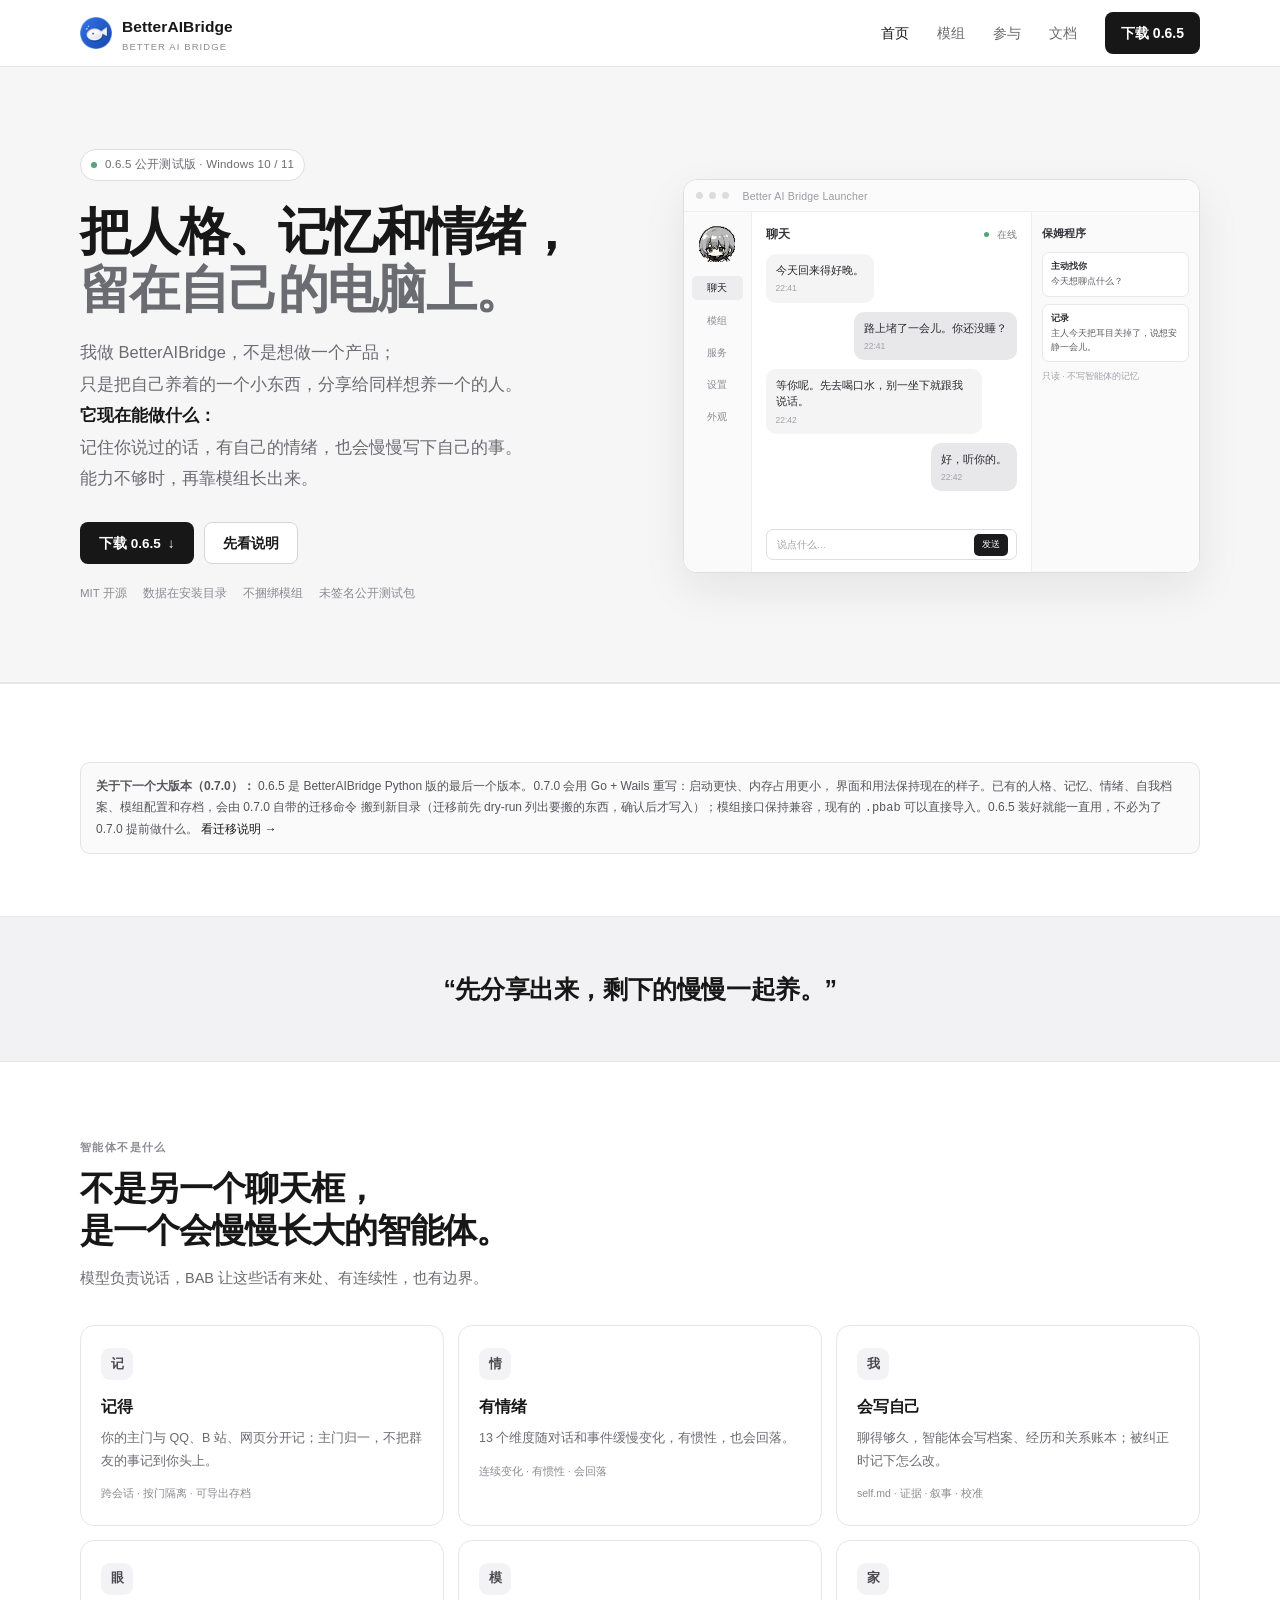
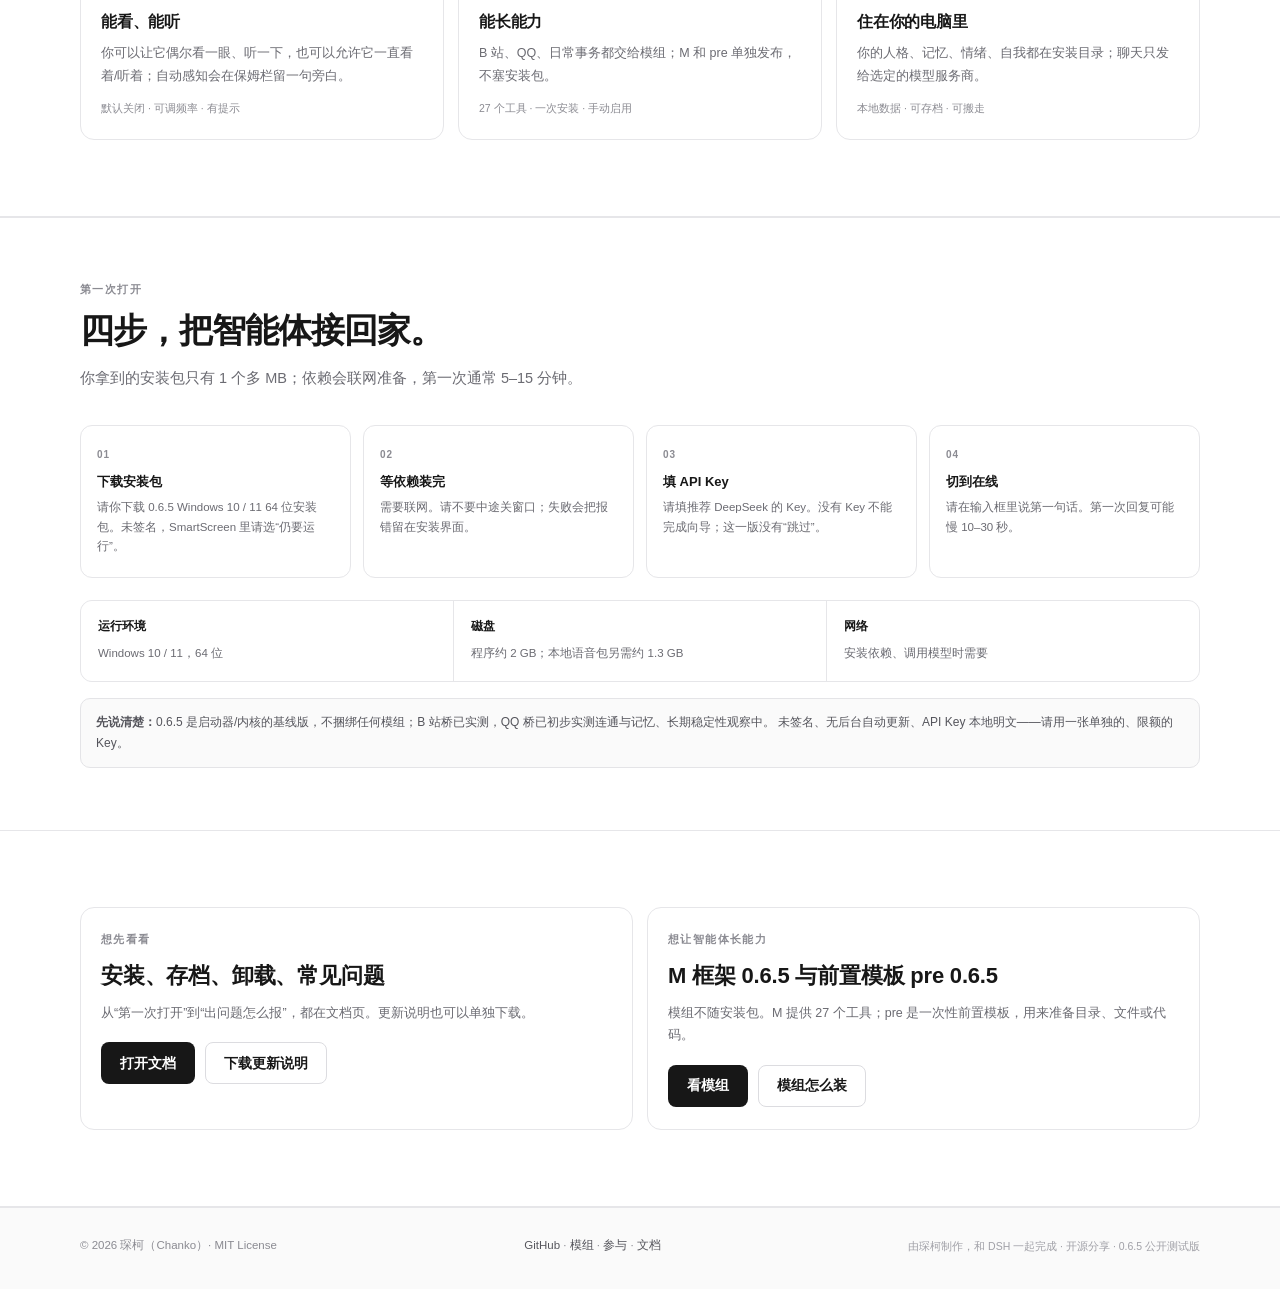
<file: docs/index.html>
<!doctype html>
<html lang="zh-CN">
<head>
  <meta charset="utf-8">
  <meta name="viewport" content="width=device-width, initial-scale=1">
  <title>BetterAIBridge —— 把人格、记忆和情绪，留在自己的电脑上</title>
  <meta name="description" content="BetterAIBridge 是一个 Windows 上的本地 AI 陪伴程序：智能体记得你说过的话，有自己的情绪，会慢慢写下关于自己的事；能力靠模组长出来。">
  <link rel="icon" href="assets/bab-64.png">
  <link rel="stylesheet" href="style.css">
</head>
<body>

<nav class="nav" aria-label="主导航">
  <div class="wrap nav-inner">
    <a class="brand" href="index.html">
      <img src="assets/bab-40.png" alt="">
      <span>BetterAIBridge<small>BETTER AI BRIDGE</small></span>
    </a>
    <div class="nav-links">
      <a href="index.html" aria-current="page">首页</a>
      <a href="modules.html">模组</a>
      <a href="developers.html">参与</a>
      <a href="docs.html">文档</a>
      <a class="nav-cta" href="https://github.com/Chanko-bab/BetterAIBridge/releases/latest">下载 0.6.5</a>
    </div>
  </div>
</nav>

<header class="hero">
  <div class="wrap hero-inner">
    <div>
      <span class="eyebrow"><span class="dot"></span> 0.6.5 公开测试版 · Windows 10 / 11</span>
      <h1>把人格、记忆和情绪，<br><span>留在自己的电脑上。</span></h1>
      <p class="lead">
        我做 BetterAIBridge，不是想做一个产品；<br>
        只是把自己养着的一个小东西，分享给同样想养一个的人。<br>
        <span class="lead-label">它现在能做什么：</span><br>
        记住你说过的话，有自己的情绪，也会慢慢写下自己的事。<br>
        能力不够时，再靠模组长出来。
      </p>
      <div class="cta-row">
        <a class="btn btn-primary" href="https://github.com/Chanko-bab/BetterAIBridge/releases/latest">
          下载 0.6.5 <span aria-hidden="true">↓</span>
        </a>
        <a class="btn btn-ghost" href="docs.html">先看说明</a>
      </div>
      <div class="hero-note">
        <span>MIT 开源</span>
        <span>数据在安装目录</span>
        <span>不捆绑模组</span>
        <span>未签名公开测试包</span>
      </div>
    </div>

    <div class="app-window" role="img" aria-label="BetterAIBridge 聊天界面示意图">
      <div class="win-bar">
        <span class="win-dot"></span><span class="win-dot"></span><span class="win-dot"></span>
        <span class="win-title">Better AI Bridge Launcher</span>
      </div>
      <div class="win-body">
        <aside class="win-side">
          <img class="win-avatar" src="assets/avatar-pixel-64.png" alt="">
          <div class="win-nav">
            <span class="on">聊天</span>
            <span>模组</span>
            <span>服务</span>
            <span>设置</span>
            <span>外观</span>
          </div>
        </aside>
        <div class="win-main">
          <div class="win-head">
            <span>聊天</span>
            <span class="win-status"><b></b> 在线</span>
          </div>
          <div class="chat-line left">
            <div class="bubble">今天回来得好晚。<span class="time">22:41</span></div>
          </div>
          <div class="chat-line right">
            <div class="bubble">路上堵了一会儿。你还没睡？<span class="time">22:41</span></div>
          </div>
          <div class="chat-line left">
            <div class="bubble">等你呢。先去喝口水，别一坐下就跟我说话。<span class="time">22:42</span></div>
          </div>
          <div class="chat-line right">
            <div class="bubble">好，听你的。<span class="time">22:42</span></div>
          </div>
          <div class="win-input">
            <span>说点什么…</span>
            <span class="send">发送</span>
          </div>
        </div>
        <aside class="win-nanny">
          <h4>保姆程序</h4>
          <div class="nanny-item"><b>主动找你</b>今天想聊点什么？</div>
          <div class="nanny-item"><b>记录</b>主人今天把耳目关掉了，说想安静一会儿。</div>
          <div class="nanny-muted">只读 · 不写智能体的记忆</div>
        </aside>
      </div>
    </div>
  </div>
</header>

<main>

  <section class="section tight" style="background:#fff;border-top:1px solid var(--line);border-bottom:1px solid var(--line);">
    <div class="wrap">
      <div class="callout">
        <strong>关于下一个大版本（0.7.0）：</strong>
        0.6.5 是 BetterAIBridge Python 版的最后一个版本。0.7.0 会用 Go + Wails 重写：启动更快、内存占用更小，
        界面和用法保持现在的样子。已有的人格、记忆、情绪、自我档案、模组配置和存档，会由 0.7.0 自带的迁移命令
        搬到新目录（迁移前先 dry-run 列出要搬的东西，确认后才写入）；模组接口保持兼容，现有的 <code>.pbab</code>
        可以直接导入。0.6.5 装好就能一直用，不必为了 0.7.0 提前做什么。
        <a href="docs.html#next">看迁移说明 →</a>
      </div>
    </div>
  </section>

  <section class="quote-band">
    <div class="wrap">
      <blockquote>“先分享出来，剩下的慢慢一起养。”</blockquote>
    </div>
  </section>

  <section class="section">
    <div class="wrap">
      <div class="section-head">
        <div class="kicker">智能体不是什么</div>
        <h2>不是另一个聊天框，<br>是一个会慢慢长大的智能体。</h2>
        <p>模型负责说话，BAB 让这些话有来处、有连续性，也有边界。</p>
      </div>

      <div class="grid-3">
        <article class="card">
          <div class="icon" aria-hidden="true">记</div>
          <h3>记得</h3>
          <p>你的主门与 QQ、B 站、网页分开记；主门归一，不把群友的事记到你头上。</p>
          <span class="tagline">跨会话 · 按门隔离 · 可导出存档</span>
        </article>
        <article class="card">
          <div class="icon" aria-hidden="true">情</div>
          <h3>有情绪</h3>
          <p>13 个维度随对话和事件缓慢变化，有惯性，也会回落。</p>
          <span class="tagline">连续变化 · 有惯性 · 会回落</span>
        </article>
        <article class="card">
          <div class="icon" aria-hidden="true">我</div>
          <h3>会写自己</h3>
          <p>聊得够久，智能体会写档案、经历和关系账本；被纠正时记下怎么改。</p>
          <span class="tagline">self.md · 证据 · 叙事 · 校准</span>
        </article>
        <article class="card">
          <div class="icon" aria-hidden="true">眼</div>
          <h3>能看、能听</h3>
          <p>你可以让它偶尔看一眼、听一下，也可以允许它一直看着/听着；自动感知会在保姆栏留一句旁白。</p>
          <span class="tagline">默认关闭 · 可调频率 · 有提示</span>
        </article>
        <article class="card">
          <div class="icon" aria-hidden="true">模</div>
          <h3>能长能力</h3>
          <p>B 站、QQ、日常事务都交给模组；M 和 pre 单独发布，不塞安装包。</p>
          <span class="tagline">27 个工具 · 一次安装 · 手动启用</span>
        </article>
        <article class="card">
          <div class="icon" aria-hidden="true">家</div>
          <h3>住在你的电脑里</h3>
          <p>你的人格、记忆、情绪、自我都在安装目录；聊天只发给选定的模型服务商。</p>
          <span class="tagline">本地数据 · 可存档 · 可搬走</span>
        </article>
      </div>
    </div>
  </section>

  <section class="section tight" style="background:#fff;border-top:1px solid var(--line);border-bottom:1px solid var(--line);">
    <div class="wrap">
      <div class="section-head">
        <div class="kicker">第一次打开</div>
        <h2>四步，把智能体接回家。</h2>
        <p>你拿到的安装包只有 1 个多 MB；依赖会联网准备，第一次通常 5–15 分钟。</p>
      </div>
      <div class="steps">
        <div class="step"><h3>下载安装包</h3><p>请你下载 0.6.5 Windows 10 / 11 64 位安装包。未签名，SmartScreen 里请选“仍要运行”。</p></div>
        <div class="step"><h3>等依赖装完</h3><p>需要联网。请不要中途关窗口；失败会把报错留在安装界面。</p></div>
        <div class="step"><h3>填 API Key</h3><p>请填推荐 DeepSeek 的 Key。没有 Key 不能完成向导；这一版没有“跳过”。</p></div>
        <div class="step"><h3>切到在线</h3><p>请在输入框里说第一句话。第一次回复可能慢 10–30 秒。</p></div>
      </div>

      <div class="specs" style="margin-top:22px;">
        <div class="spec"><b>运行环境</b><span>Windows 10 / 11，64 位</span></div>
        <div class="spec"><b>磁盘</b><span>程序约 2 GB；本地语音包另需约 1.3 GB</span></div>
        <div class="spec"><b>网络</b><span>安装依赖、调用模型时需要</span></div>
      </div>

      <div class="callout">
        <strong>先说清楚：</strong>0.6.5 是启动器/内核的基线版，不捆绑任何模组；B 站桥已实测，QQ 桥已初步实测连通与记忆、长期稳定性观察中。
        未签名、无后台自动更新、API Key 本地明文——请用一张单独的、限额的 Key。
      </div>
    </div>
  </section>

  <section class="section">
    <div class="wrap">
      <div class="grid-2">
        <article class="card">
          <div class="kicker">想先看看</div>
          <h3 style="font-size:22px;margin-top:8px;">安装、存档、卸载、常见问题</h3>
          <p>从“第一次打开”到“出问题怎么报”，都在文档页。更新说明也可以单独下载。</p>
          <div class="cta-row" style="margin-top:18px;">
            <a class="btn btn-primary" href="docs.html">打开文档</a>
            <a class="btn btn-line" href="https://github.com/Chanko-bab/BetterAIBridge/releases/latest">下载更新说明</a>
          </div>
        </article>
        <article class="card">
          <div class="kicker">想让智能体长能力</div>
          <h3 style="font-size:22px;margin-top:8px;">M 框架 0.6.5 与前置模板 pre 0.6.5</h3>
          <p>模组不随安装包。M 提供 27 个工具；pre 是一次性前置模板，用来准备目录、文件或代码。</p>
          <div class="cta-row" style="margin-top:18px;">
            <a class="btn btn-primary" href="modules.html">看模组</a>
            <a class="btn btn-line" href="docs.html#modules">模组怎么装</a>
          </div>
        </article>
      </div>
    </div>
  </section>
</main>

<footer class="footer">
  <div class="wrap footer-inner">
    <span>© 2026 琛柯（Chanko）· MIT License</span>
    <span>
      <a href="https://github.com/Chanko-bab/BetterAIBridge">GitHub</a> ·
      <a href="modules.html">模组</a> ·
      <a href="developers.html">参与</a> ·
      <a href="docs.html">文档</a>
    </span>
    <span class="fine">由琛柯制作，和 DSH 一起完成 · 开源分享 · 0.6.5 公开测试版</span>
  </div>
</footer>

</body>
</html>
</file>
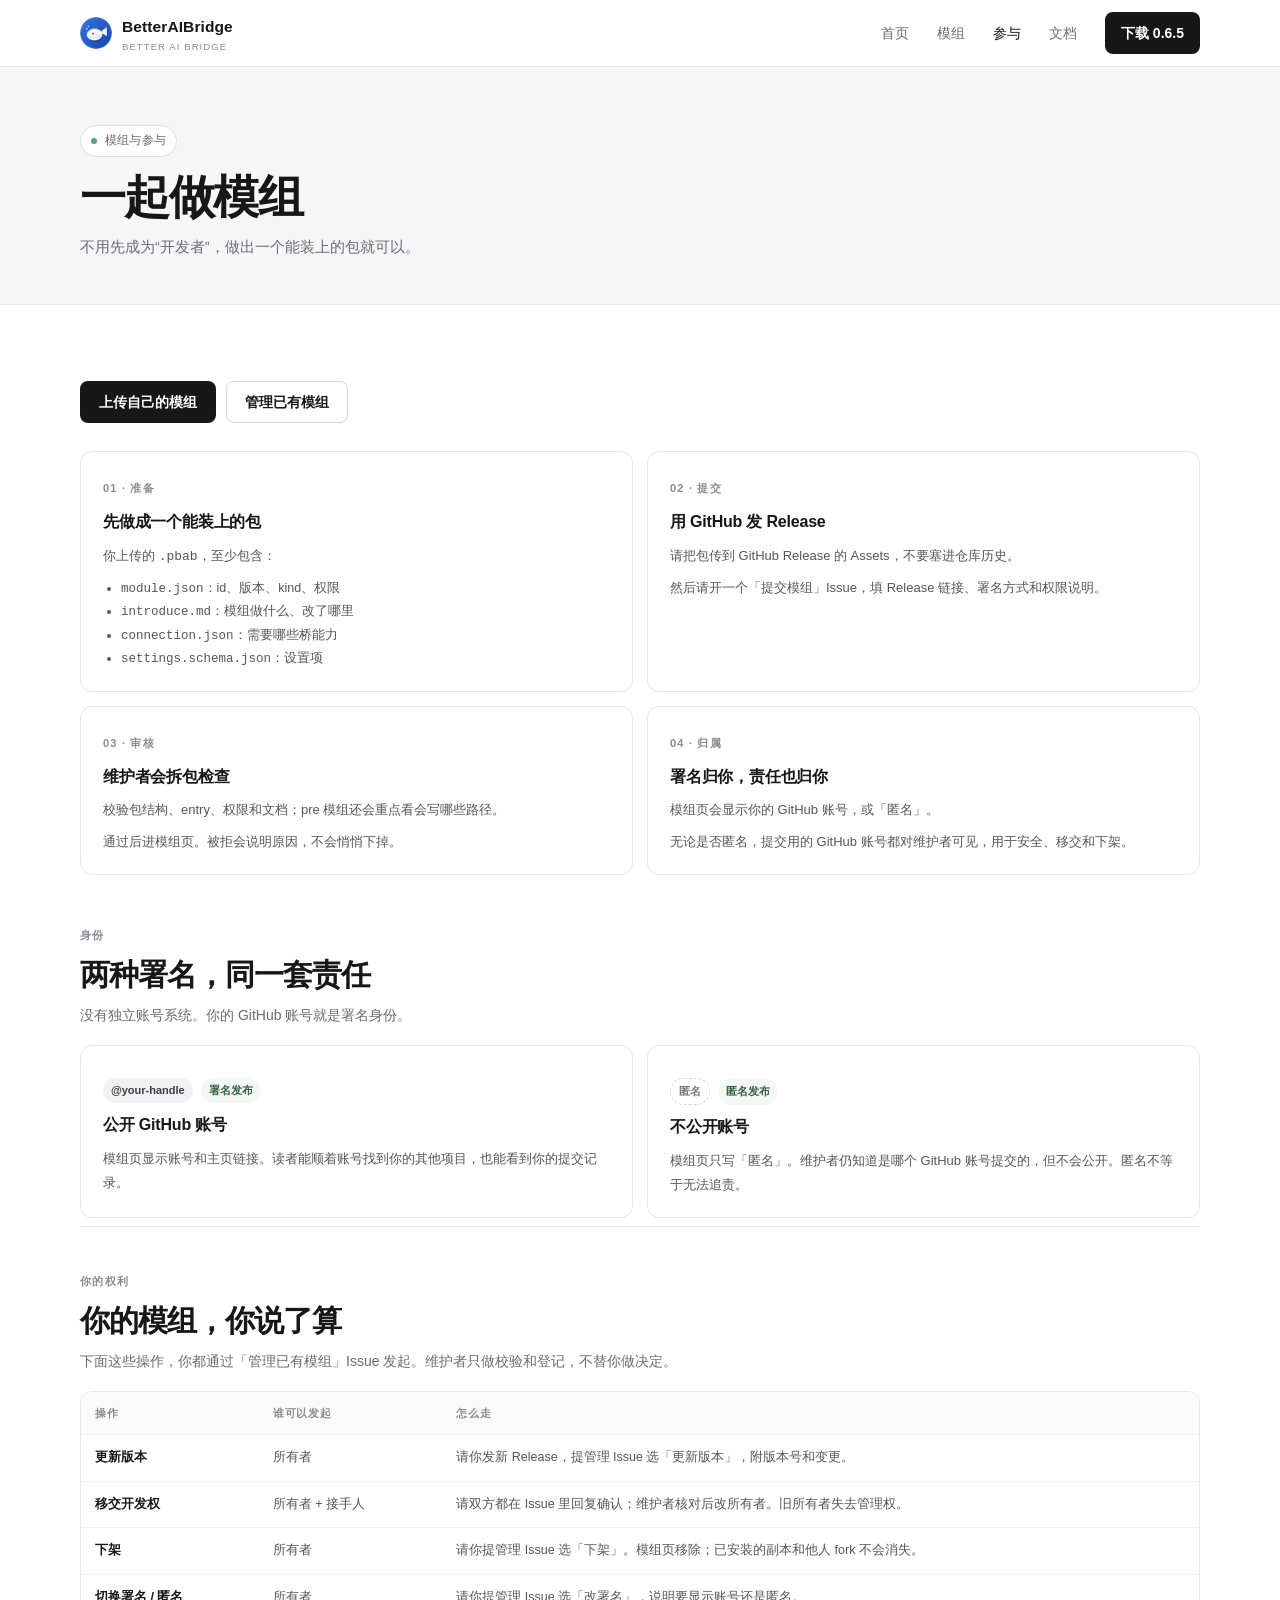
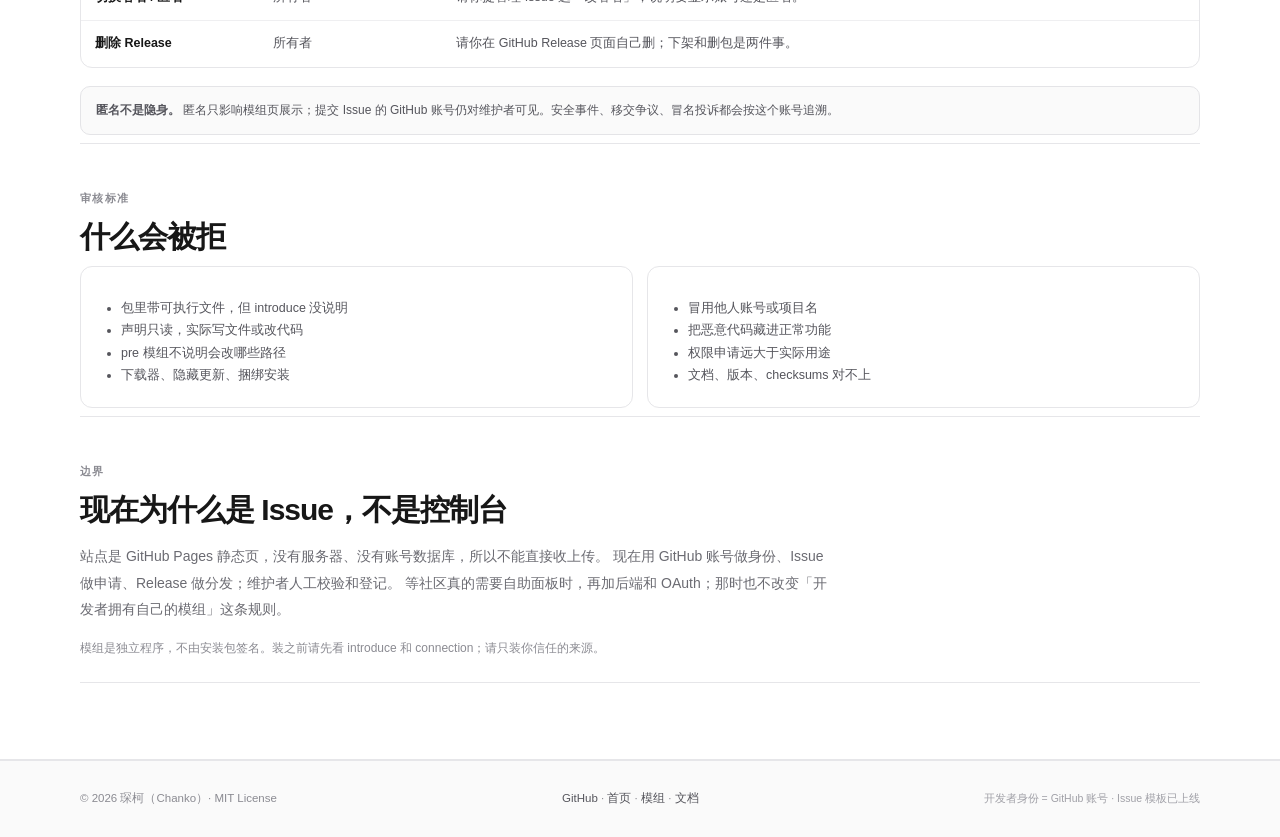
<file: docs/developers.html>
<!doctype html>
<html lang="zh-CN">
<head>
  <meta charset="utf-8">
  <meta name="viewport" content="width=device-width, initial-scale=1">
  <title>一起做模组 —— BetterAIBridge</title>
  <meta name="description" content="给 BetterAIBridge 做模组：用 GitHub 账号提交，署名、移交、下架都由你决定。">
  <link rel="icon" href="assets/bab-64.png">
  <link rel="stylesheet" href="style.css">
</head>
<body>

<nav class="nav" aria-label="主导航">
  <div class="wrap nav-inner">
    <a class="brand" href="index.html">
      <img src="assets/bab-40.png" alt="">
      <span>BetterAIBridge<small>BETTER AI BRIDGE</small></span>
    </a>
    <div class="nav-links">
      <a href="index.html">首页</a>
      <a href="modules.html">模组</a>
      <a href="developers.html" aria-current="page">参与</a>
      <a href="docs.html">文档</a>
      <a class="nav-cta" href="https://github.com/Chanko-bab/BetterAIBridge/releases/latest">下载 0.6.5</a>
    </div>
  </div>
</nav>

<header class="page-hero">
  <div class="wrap">
    <span class="eyebrow"><span class="dot"></span> 模组与参与</span>
    <h1>一起做模组</h1>
    <p>不用先成为“开发者”，做出一个能装上的包就可以。</p>
  </div>
</header>

<main class="section">
  <div class="wrap">

    <div class="cta-row" style="margin:0 0 28px;">
      <a class="btn btn-primary" href="https://github.com/Chanko-bab/BetterAIBridge/issues/new?template=module_submit.yml">上传自己的模组</a>
      <a class="btn btn-ghost" href="https://github.com/Chanko-bab/BetterAIBridge/issues/new?template=module_manage.yml">管理已有模组</a>
    </div>

    <div class="dev-grid">
      <article class="dev-card">
        <span class="dev-num">01 · 准备</span>
        <h3>先做成一个能装上的包</h3>
        <p>你上传的 <code>.pbab</code>，至少包含：</p>
        <ul>
          <li><code>module.json</code>：id、版本、kind、权限</li>
          <li><code>introduce.md</code>：模组做什么、改了哪里</li>
          <li><code>connection.json</code>：需要哪些桥能力</li>
          <li><code>settings.schema.json</code>：设置项</li>
        </ul>
      </article>

      <article class="dev-card">
        <span class="dev-num">02 · 提交</span>
        <h3>用 GitHub 发 Release</h3>
        <p>请把包传到 GitHub Release 的 Assets，不要塞进仓库历史。</p>
        <p style="margin-top:8px;">然后请开一个「提交模组」Issue，填 Release 链接、署名方式和权限说明。</p>
      </article>

      <article class="dev-card">
        <span class="dev-num">03 · 审核</span>
        <h3>维护者会拆包检查</h3>
        <p>校验包结构、entry、权限和文档；pre 模组还会重点看会写哪些路径。</p>
        <p style="margin-top:8px;">通过后进模组页。被拒会说明原因，不会悄悄下掉。</p>
      </article>

      <article class="dev-card">
        <span class="dev-num">04 · 归属</span>
        <h3>署名归你，责任也归你</h3>
        <p>模组页会显示你的 GitHub 账号，或「匿名」。</p>
        <p style="margin-top:8px;">无论是否匿名，提交用的 GitHub 账号都对维护者可见，用于安全、移交和下架。</p>
      </article>
    </div>

    <section class="section tight" style="padding:46px 0 8px;">
      <span class="kicker">身份</span>
      <h2 style="font-size:30px;margin:8px 0 10px;">两种署名，同一套责任</h2>
      <p style="color:var(--muted);font-size:14px;margin:0 0 18px;">没有独立账号系统。你的 GitHub 账号就是署名身份。</p>

      <div class="dev-grid">
        <article class="dev-card">
          <div class="identity-row">
            <span class="dev-badge">@your-handle</span>
            <span class="dev-badge" style="background:#f4f7f4;color:#356044;">署名发布</span>
          </div>
          <h3>公开 GitHub 账号</h3>
          <p>模组页显示账号和主页链接。读者能顺着账号找到你的其他项目，也能看到你的提交记录。</p>
        </article>

        <article class="dev-card">
          <div class="identity-row">
            <span class="dev-badge anon">匿名</span>
            <span class="dev-badge" style="background:#f4f7f4;color:#356044;">匿名发布</span>
          </div>
          <h3>不公开账号</h3>
          <p>模组页只写「匿名」。维护者仍知道是哪个 GitHub 账号提交的，但不会公开。匿名不等于无法追责。</p>
        </article>
      </div>
    </section>

    <section class="section tight" style="padding:40px 0 8px;">
      <span class="kicker">你的权利</span>
      <h2 style="font-size:30px;margin:8px 0 10px;">你的模组，你说了算</h2>
      <p style="color:var(--muted);font-size:14px;margin:0 0 18px;">下面这些操作，你都通过「管理已有模组」Issue 发起。维护者只做校验和登记，不替你做决定。</p>

      <div class="table-wrap">
        <table class="rights">
          <thead>
            <tr><th>操作</th><th>谁可以发起</th><th>怎么走</th></tr>
          </thead>
          <tbody>
            <tr>
              <td>更新版本</td>
              <td>所有者</td>
              <td>请你发新 Release，提管理 Issue 选「更新版本」，附版本号和变更。</td>
            </tr>
            <tr>
              <td>移交开发权</td>
              <td>所有者 + 接手人</td>
              <td>请双方都在 Issue 里回复确认；维护者核对后改所有者。旧所有者失去管理权。</td>
            </tr>
            <tr>
              <td>下架</td>
              <td>所有者</td>
              <td>请你提管理 Issue 选「下架」。模组页移除；已安装的副本和他人 fork 不会消失。</td>
            </tr>
            <tr>
              <td>切换署名 / 匿名</td>
              <td>所有者</td>
              <td>请你提管理 Issue 选「改署名」，说明要显示账号还是匿名。</td>
            </tr>
            <tr>
              <td>删除 Release</td>
              <td>所有者</td>
              <td>请你在 GitHub Release 页面自己删；下架和删包是两件事。</td>
            </tr>
          </tbody>
        </table>
      </div>

      <div class="callout" style="margin-top:18px;">
        <strong>匿名不是隐身。</strong> 匿名只影响模组页展示；提交 Issue 的 GitHub 账号仍对维护者可见。安全事件、移交争议、冒名投诉都会按这个账号追溯。
      </div>
    </section>

    <section class="section tight" style="padding:40px 0 8px;">
      <span class="kicker">审核标准</span>
      <h2 style="font-size:30px;margin:8px 0 10px;">什么会被拒</h2>
      <div class="dev-grid">
        <article class="dev-card">
          <ul>
            <li>包里带可执行文件，但 introduce 没说明</li>
            <li>声明只读，实际写文件或改代码</li>
            <li>pre 模组不说明会改哪些路径</li>
            <li>下载器、隐藏更新、捆绑安装</li>
          </ul>
        </article>
        <article class="dev-card">
          <ul>
            <li>冒用他人账号或项目名</li>
            <li>把恶意代码藏进正常功能</li>
            <li>权限申请远大于实际用途</li>
            <li>文档、版本、checksums 对不上</li>
          </ul>
        </article>
      </div>
    </section>

    <section class="section tight" style="padding:40px 0 10px;">
      <span class="kicker">边界</span>
      <h2 style="font-size:30px;margin:8px 0 10px;">现在为什么是 Issue，不是控制台</h2>
      <p style="color:var(--muted);font-size:14px;line-height:1.9;max-width:760px;">
        站点是 GitHub Pages 静态页，没有服务器、没有账号数据库，所以不能直接收上传。
        现在用 GitHub 账号做身份、Issue 做申请、Release 做分发；维护者人工校验和登记。
        等社区真的需要自助面板时，再加后端和 OAuth；那时也不改变「开发者拥有自己的模组」这条规则。
      </p>
      <p style="color:var(--faint);font-size:12px;line-height:1.9;margin-top:12px;">
        模组是独立程序，不由安装包签名。装之前请先看 introduce 和 connection；请只装你信任的来源。
      </p>
    </section>

  </div>
</main>

<footer class="footer">
  <div class="wrap footer-inner">
    <span>© 2026 琛柯（Chanko）· MIT License</span>
    <span>
      <a href="https://github.com/Chanko-bab/BetterAIBridge">GitHub</a> ·
      <a href="index.html">首页</a> ·
      <a href="modules.html">模组</a> ·
      <a href="docs.html">文档</a>
    </span>
    <span class="fine">开发者身份 = GitHub 账号 · Issue 模板已上线</span>
  </div>
</footer>

</body>
</html>
</file>
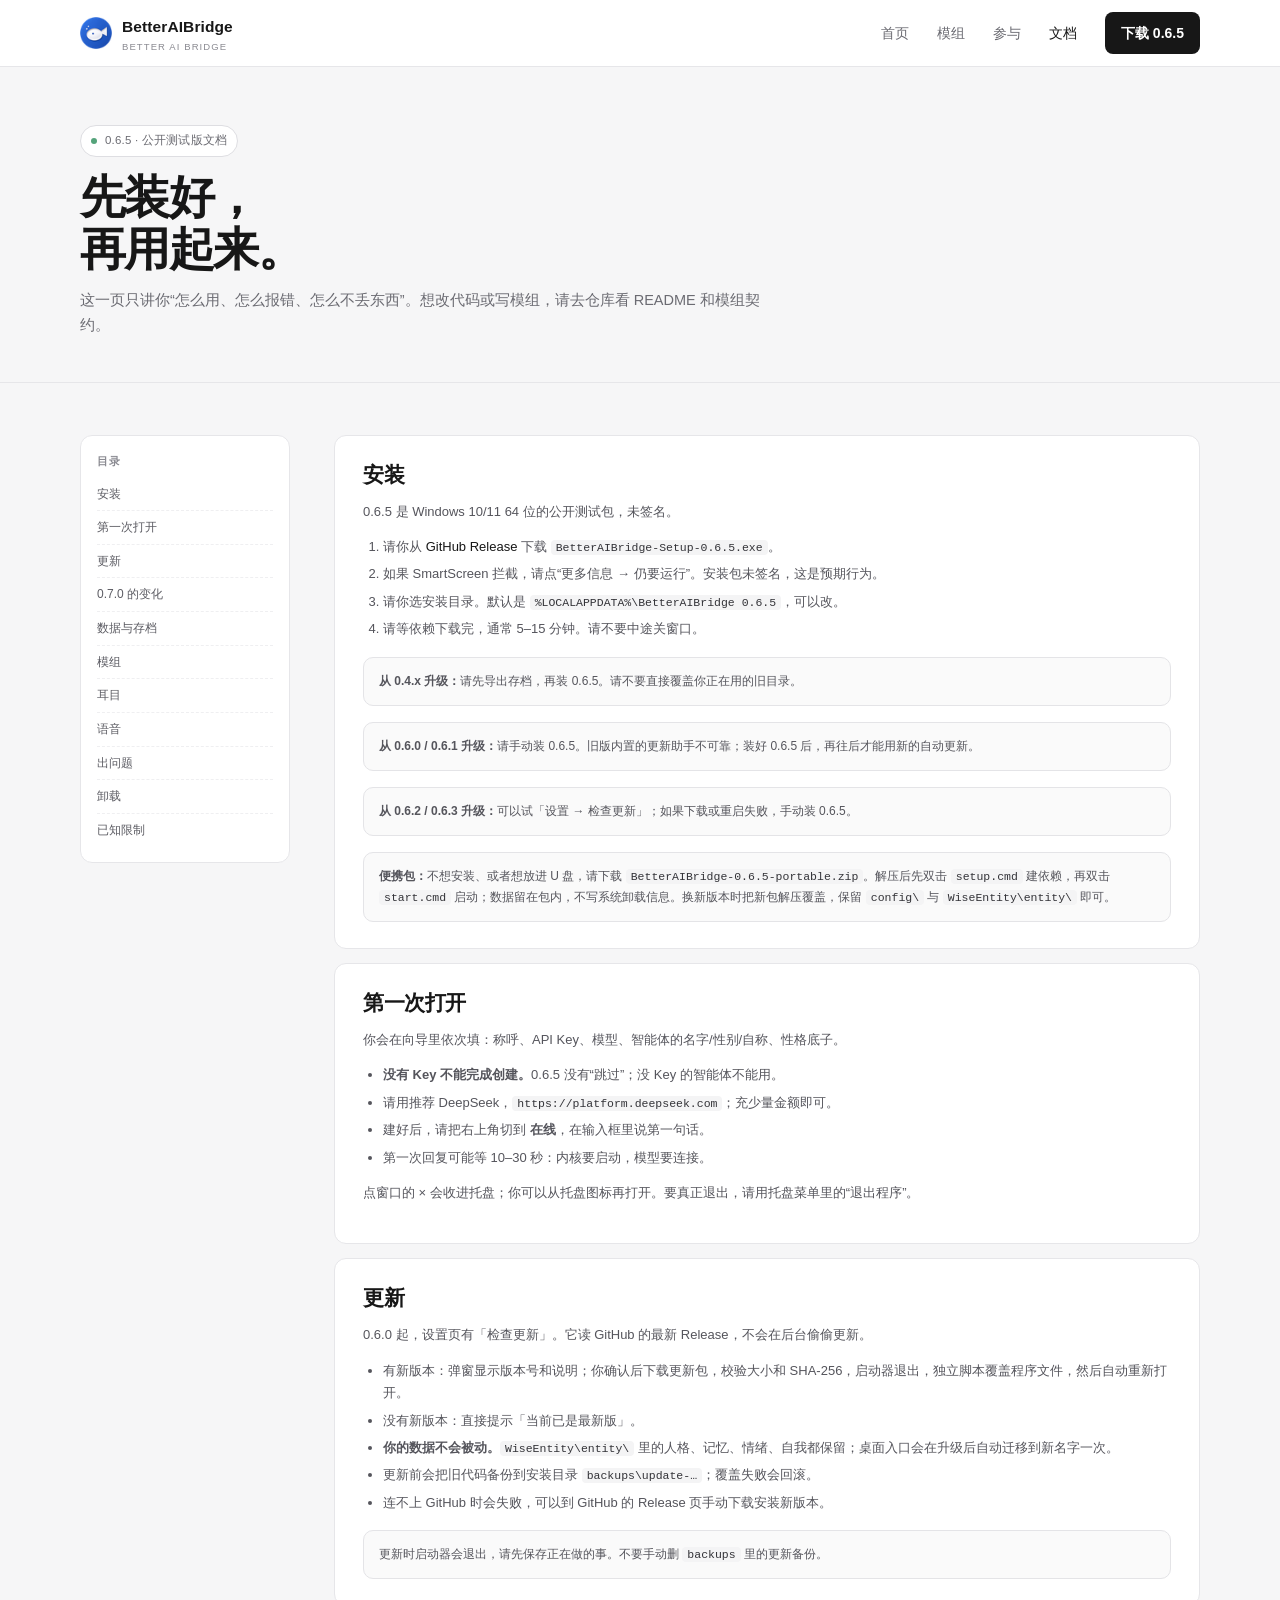
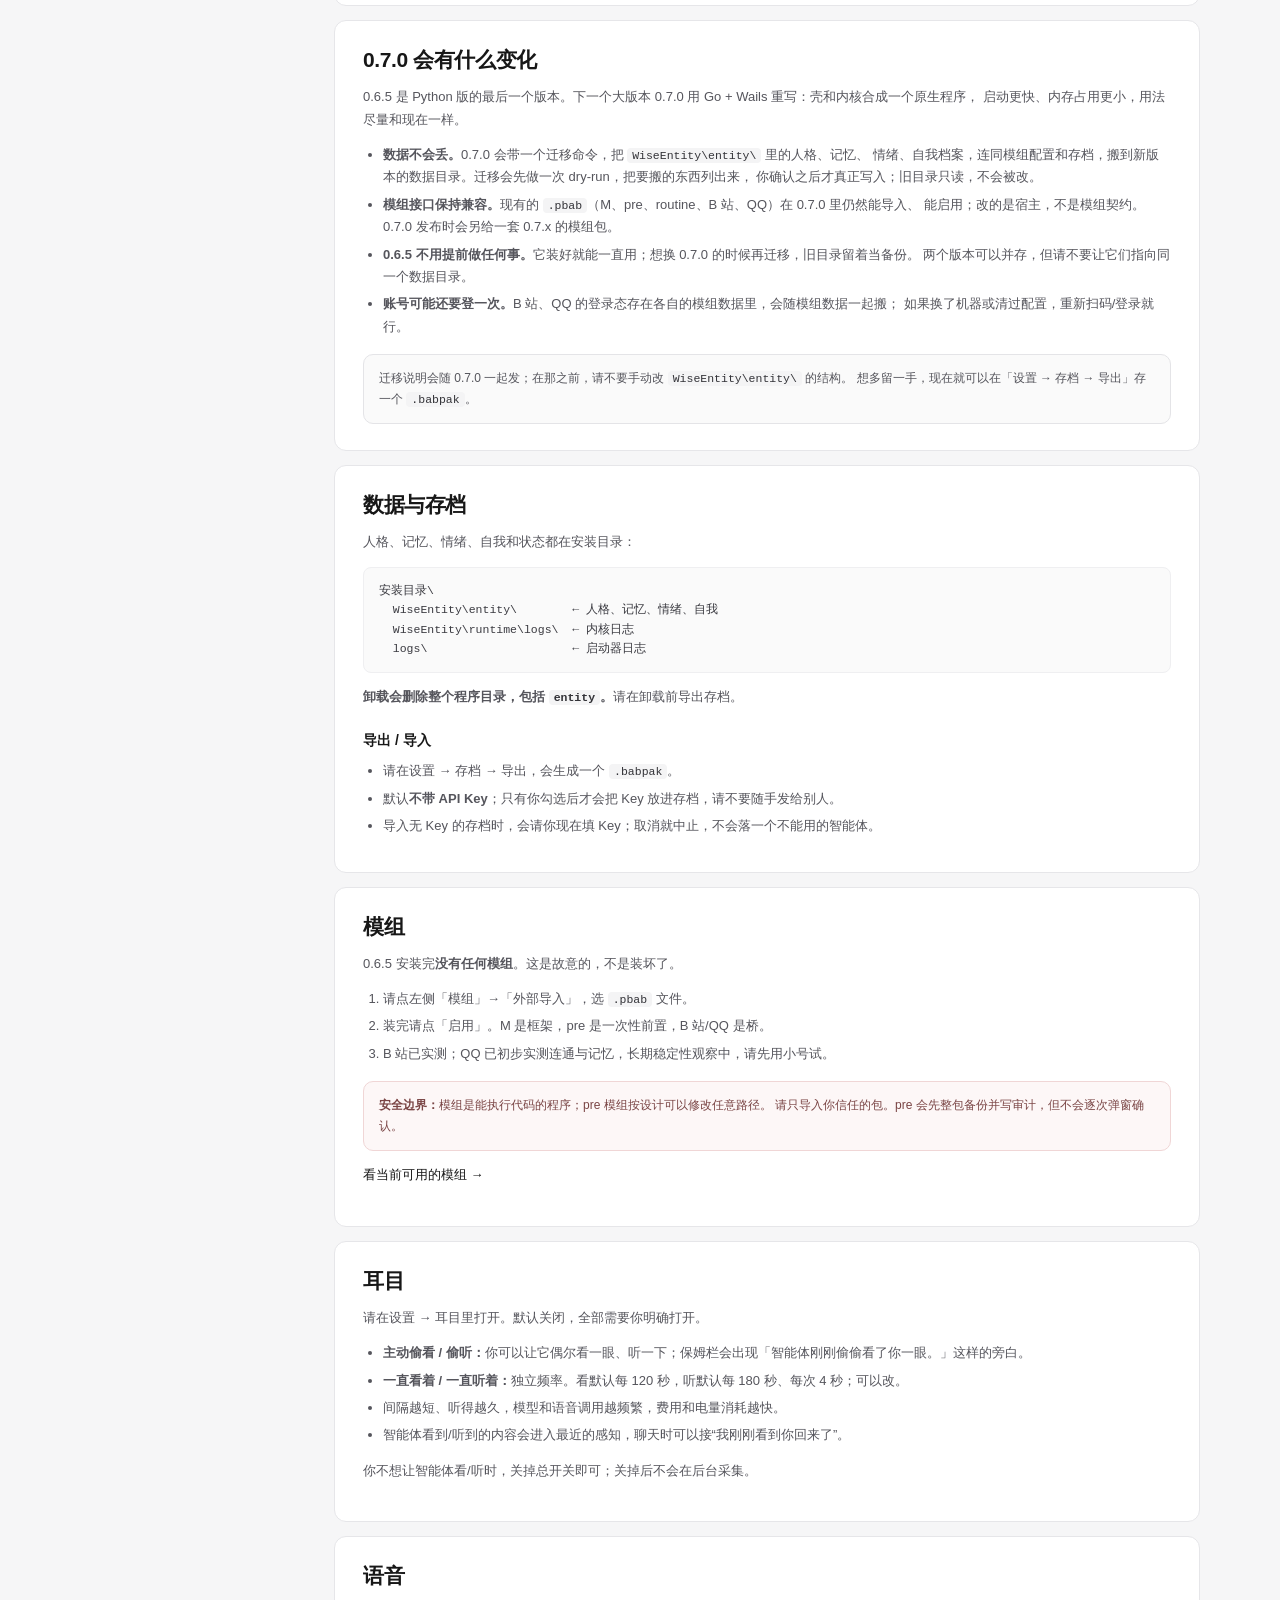
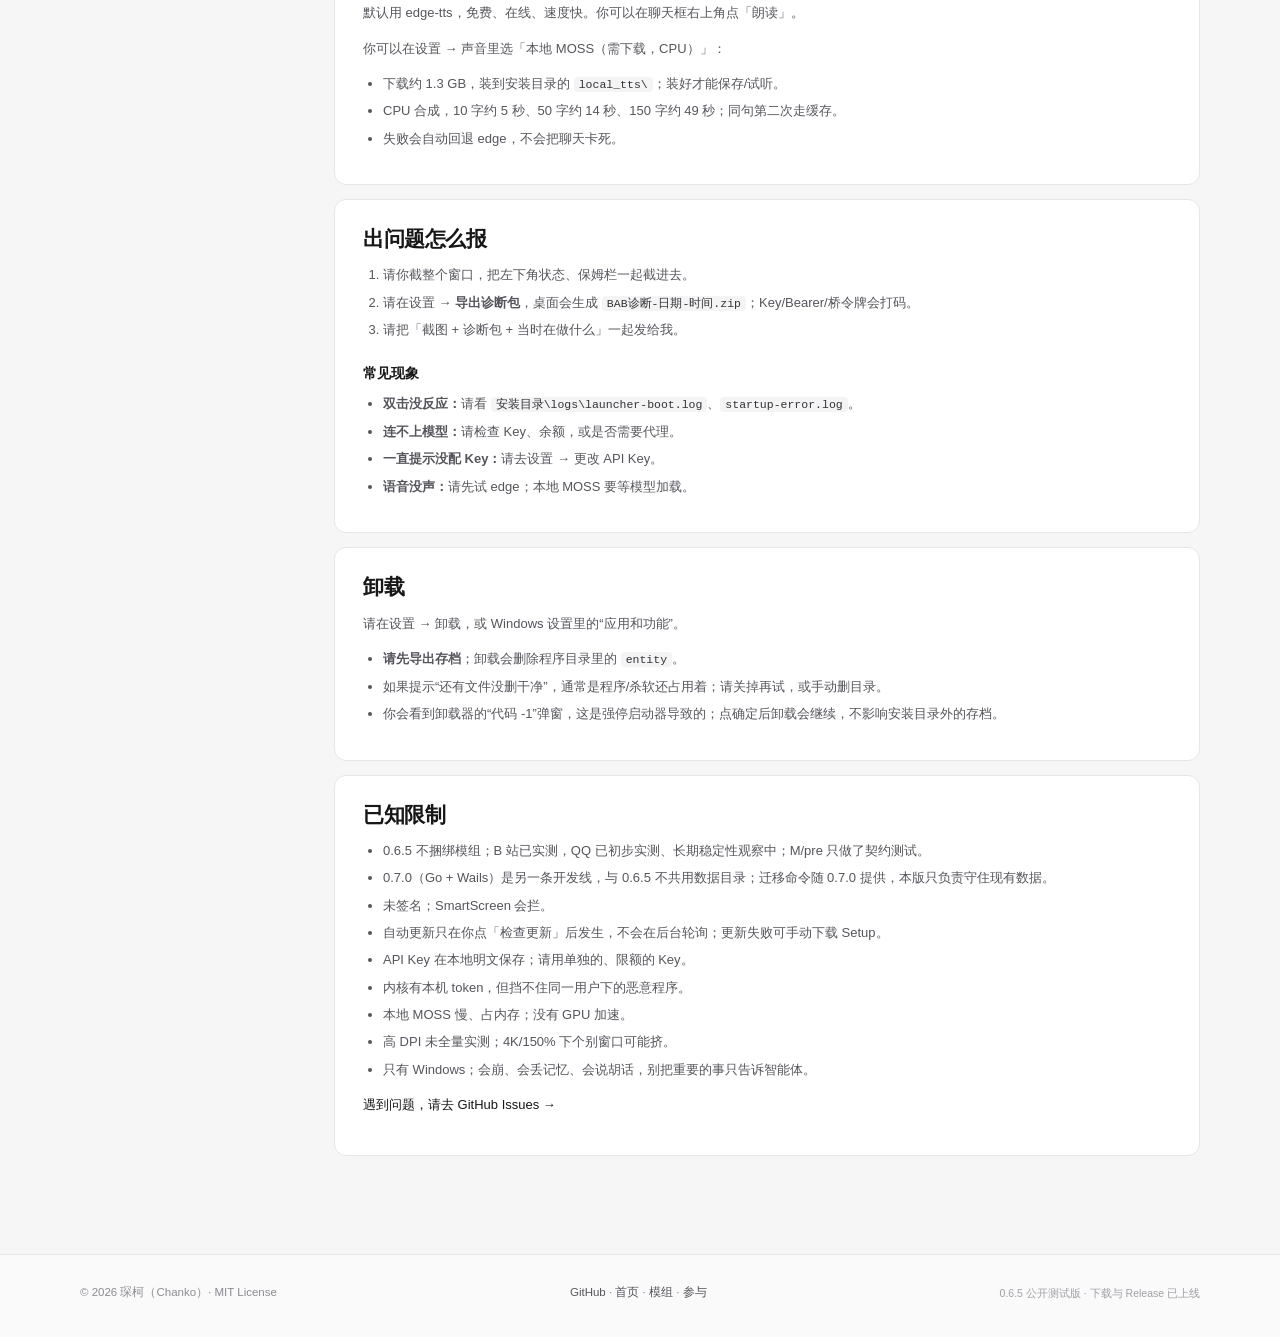
<file: docs/docs.html>
<!doctype html>
<html lang="zh-CN">
<head>
  <meta charset="utf-8">
  <meta name="viewport" content="width=device-width, initial-scale=1">
  <title>文档 —— BetterAIBridge</title>
  <meta name="description" content="BetterAIBridge 0.6.5 文档：安装、第一次打开、数据与存档、模组、耳目、语音、常见问题、卸载与已知限制。">
  <link rel="icon" href="assets/bab-64.png">
  <link rel="stylesheet" href="style.css">
</head>
<body>

<nav class="nav" aria-label="主导航">
  <div class="wrap nav-inner">
    <a class="brand" href="index.html">
      <img src="assets/bab-40.png" alt="">
      <span>BetterAIBridge<small>BETTER AI BRIDGE</small></span>
    </a>
    <div class="nav-links">
      <a href="index.html">首页</a>
      <a href="modules.html">模组</a>
      <a href="developers.html">参与</a>
      <a href="docs.html" aria-current="page">文档</a>
      <a class="nav-cta" href="https://github.com/Chanko-bab/BetterAIBridge/releases/latest">下载 0.6.5</a>
    </div>
  </div>
</nav>

<header class="page-hero">
  <div class="wrap">
    <span class="eyebrow"><span class="dot"></span> 0.6.5 · 公开测试版文档</span>
    <h1>先装好，<br>再用起来。</h1>
    <p>这一页只讲你“怎么用、怎么报错、怎么不丢东西”。想改代码或写模组，请去仓库看 README 和模组契约。</p>
  </div>
</header>

<div class="wrap docs-layout">
  <aside class="toc" aria-label="本页目录">
    <b>目录</b>
    <a href="#install">安装</a>
    <a href="#first-run">第一次打开</a>
    <a href="#update">更新</a>
    <a href="#next">0.7.0 的变化</a>
    <a href="#data">数据与存档</a>
    <a href="#modules">模组</a>
    <a href="#senses">耳目</a>
    <a href="#voice">语音</a>
    <a href="#problems">出问题</a>
    <a href="#uninstall">卸载</a>
    <a href="#limits">已知限制</a>
  </aside>

  <main class="doc-body">
    <section class="doc-section" id="install">
      <h2>安装</h2>
      <p>0.6.5 是 Windows 10/11 64 位的公开测试包，未签名。</p>
      <ol>
        <li>请你从 <a href="https://github.com/Chanko-bab/BetterAIBridge/releases/latest">GitHub Release</a> 下载 <code>BetterAIBridge-Setup-0.6.5.exe</code>。</li>
        <li>如果 SmartScreen 拦截，请点“更多信息 → 仍要运行”。安装包未签名，这是预期行为。</li>
        <li>请你选安装目录。默认是 <code>%LOCALAPPDATA%\BetterAIBridge 0.6.5</code>，可以改。</li>
        <li>请等依赖下载完，通常 5–15 分钟。请不要中途关窗口。</li>
      </ol>
      <div class="callout">
        <strong>从 0.4.x 升级：</strong>请先导出存档，再装 0.6.5。请不要直接覆盖你正在用的旧目录。
      </div>
      <div class="callout">
        <strong>从 0.6.0 / 0.6.1 升级：</strong>请手动装 0.6.5。旧版内置的更新助手不可靠；装好 0.6.5 后，再往后才能用新的自动更新。
      </div>
      <div class="callout">
        <strong>从 0.6.2 / 0.6.3 升级：</strong>可以试「设置 → 检查更新」；如果下载或重启失败，手动装 0.6.5。
      </div>
      <div class="callout">
        <strong>便携包：</strong>不想安装、或者想放进 U 盘，请下载 <code>BetterAIBridge-0.6.5-portable.zip</code>。解压后先双击 <code>setup.cmd</code> 建依赖，再双击 <code>start.cmd</code> 启动；数据留在包内，不写系统卸载信息。换新版本时把新包解压覆盖，保留 <code>config\</code> 与 <code>WiseEntity\entity\</code> 即可。
      </div>
    </section>

    <section class="doc-section" id="first-run">
      <h2>第一次打开</h2>
      <p>你会在向导里依次填：称呼、API Key、模型、智能体的名字/性别/自称、性格底子。</p>
      <ul>
        <li><strong>没有 Key 不能完成创建。</strong>0.6.5 没有“跳过”；没 Key 的智能体不能用。</li>
        <li>请用推荐 DeepSeek，<code>https://platform.deepseek.com</code>；充少量金额即可。</li>
        <li>建好后，请把右上角切到 <strong>在线</strong>，在输入框里说第一句话。</li>
        <li>第一次回复可能等 10–30 秒：内核要启动，模型要连接。</li>
      </ul>
      <p>点窗口的 × 会收进托盘；你可以从托盘图标再打开。要真正退出，请用托盘菜单里的“退出程序”。</p>
    </section>


    <section class="doc-section" id="update">
      <h2>更新</h2>
      <p>0.6.0 起，设置页有「检查更新」。它读 GitHub 的最新 Release，不会在后台偷偷更新。</p>
      <ul>
        <li>有新版本：弹窗显示版本号和说明；你确认后下载更新包，校验大小和 SHA-256，启动器退出，独立脚本覆盖程序文件，然后自动重新打开。</li>
        <li>没有新版本：直接提示「当前已是最新版」。</li>
        <li><strong>你的数据不会被动。</strong><code>WiseEntity\entity\</code> 里的人格、记忆、情绪、自我都保留；桌面入口会在升级后自动迁移到新名字一次。</li>
        <li>更新前会把旧代码备份到安装目录 <code>backups\update-…</code>；覆盖失败会回滚。</li>
        <li>连不上 GitHub 时会失败，可以到 GitHub 的 Release 页手动下载安装新版本。</li>
      </ul>
      <div class="callout">更新时启动器会退出，请先保存正在做的事。不要手动删 <code>backups</code> 里的更新备份。</div>
    </section>

    <section class="doc-section" id="next">
      <h2>0.7.0 会有什么变化</h2>
      <p>0.6.5 是 Python 版的最后一个版本。下一个大版本 0.7.0 用 Go + Wails 重写：壳和内核合成一个原生程序，
      启动更快、内存占用更小，用法尽量和现在一样。</p>
      <ul>
        <li><strong>数据不会丢。</strong>0.7.0 会带一个迁移命令，把 <code>WiseEntity\entity\</code> 里的人格、记忆、
        情绪、自我档案，连同模组配置和存档，搬到新版本的数据目录。迁移会先做一次 dry-run，把要搬的东西列出来，
        你确认之后才真正写入；旧目录只读，不会被改。</li>
        <li><strong>模组接口保持兼容。</strong>现有的 <code>.pbab</code>（M、pre、routine、B 站、QQ）在 0.7.0 里仍然能导入、
        能启用；改的是宿主，不是模组契约。0.7.0 发布时会另给一套 0.7.x 的模组包。</li>
        <li><strong>0.6.5 不用提前做任何事。</strong>它装好就能一直用；想换 0.7.0 的时候再迁移，旧目录留着当备份。
        两个版本可以并存，但请不要让它们指向同一个数据目录。</li>
        <li><strong>账号可能还要登一次。</strong>B 站、QQ 的登录态存在各自的模组数据里，会随模组数据一起搬；
        如果换了机器或清过配置，重新扫码/登录就行。</li>
      </ul>
      <div class="callout">迁移说明会随 0.7.0 一起发；在那之前，请不要手动改 <code>WiseEntity\entity\</code> 的结构。
      想多留一手，现在就可以在「设置 → 存档 → 导出」存一个 <code>.babpak</code>。</div>
    </section>

    <section class="doc-section" id="data">
      <h2>数据与存档</h2>
      <p>人格、记忆、情绪、自我和状态都在安装目录：</p>
      <pre><code>安装目录\
  WiseEntity\entity\        ← 人格、记忆、情绪、自我
  WiseEntity\runtime\logs\  ← 内核日志
  logs\                     ← 启动器日志</code></pre>
      <p><strong>卸载会删除整个程序目录，包括 <code>entity</code>。</strong>请在卸载前导出存档。</p>
      <h3>导出 / 导入</h3>
      <ul>
        <li>请在设置 → 存档 → 导出，会生成一个 <code>.babpak</code>。</li>
        <li>默认<strong>不带 API Key</strong>；只有你勾选后才会把 Key 放进存档，请不要随手发给别人。</li>
        <li>导入无 Key 的存档时，会请你现在填 Key；取消就中止，不会落一个不能用的智能体。</li>
      </ul>
    </section>

    <section class="doc-section" id="modules">
      <h2>模组</h2>
      <p>0.6.5 安装完<strong>没有任何模组</strong>。这是故意的，不是装坏了。</p>
      <ol>
        <li>请点左侧「模组」→「外部导入」，选 <code>.pbab</code> 文件。</li>
        <li>装完请点「启用」。M 是框架，pre 是一次性前置，B 站/QQ 是桥。</li>
        <li>B 站已实测；QQ 已初步实测连通与记忆，长期稳定性观察中，请先用小号试。</li>
      </ol>
      <div class="callout red">
        <strong>安全边界：</strong>模组是能执行代码的程序；pre 模组按设计可以修改任意路径。
        请只导入你信任的包。pre 会先整包备份并写审计，但不会逐次弹窗确认。
      </div>
      <p><a href="modules.html">看当前可用的模组 →</a></p>
    </section>

    <section class="doc-section" id="senses">
      <h2>耳目</h2>
      <p>请在设置 → 耳目里打开。默认关闭，全部需要你明确打开。</p>
      <ul>
        <li><strong>主动偷看 / 偷听：</strong>你可以让它偶尔看一眼、听一下；保姆栏会出现「智能体刚刚偷偷看了你一眼。」这样的旁白。</li>
        <li><strong>一直看着 / 一直听着：</strong>独立频率。看默认每 120 秒，听默认每 180 秒、每次 4 秒；可以改。</li>
        <li>间隔越短、听得越久，模型和语音调用越频繁，费用和电量消耗越快。</li>
        <li>智能体看到/听到的内容会进入最近的感知，聊天时可以接“我刚刚看到你回来了”。</li>
      </ul>
      <p>你不想让智能体看/听时，关掉总开关即可；关掉后不会在后台采集。</p>
    </section>

    <section class="doc-section" id="voice">
      <h2>语音</h2>
      <p>默认用 edge-tts，免费、在线、速度快。你可以在聊天框右上角点「朗读」。</p>
      <p>你可以在设置 → 声音里选「本地 MOSS（需下载，CPU）」：</p>
      <ul>
        <li>下载约 1.3 GB，装到安装目录的 <code>local_tts\</code>；装好才能保存/试听。</li>
        <li>CPU 合成，10 字约 5 秒、50 字约 14 秒、150 字约 49 秒；同句第二次走缓存。</li>
        <li>失败会自动回退 edge，不会把聊天卡死。</li>
      </ul>
    </section>

    <section class="doc-section" id="problems">
      <h2>出问题怎么报</h2>
      <ol>
        <li>请你截整个窗口，把左下角状态、保姆栏一起截进去。</li>
        <li>请在设置 → <strong>导出诊断包</strong>，桌面会生成 <code>BAB诊断-日期-时间.zip</code>；Key/Bearer/桥令牌会打码。</li>
        <li>请把「截图 + 诊断包 + 当时在做什么」一起发给我。</li>
      </ol>
      <h3>常见现象</h3>
      <ul>
        <li><strong>双击没反应：</strong>请看 <code>安装目录\logs\launcher-boot.log</code>、<code>startup-error.log</code>。</li>
        <li><strong>连不上模型：</strong>请检查 Key、余额，或是否需要代理。</li>
        <li><strong>一直提示没配 Key：</strong>请去设置 → 更改 API Key。</li>
        <li><strong>语音没声：</strong>请先试 edge；本地 MOSS 要等模型加载。</li>
      </ul>
    </section>

    <section class="doc-section" id="uninstall">
      <h2>卸载</h2>
      <p>请在设置 → 卸载，或 Windows 设置里的“应用和功能”。</p>
      <ul>
        <li><strong>请先导出存档</strong>；卸载会删除程序目录里的 <code>entity</code>。</li>
        <li>如果提示“还有文件没删干净”，通常是程序/杀软还占用着；请关掉再试，或手动删目录。</li>
        <li>你会看到卸载器的“代码 -1”弹窗，这是强停启动器导致的；点确定后卸载会继续，不影响安装目录外的存档。</li>
      </ul>
    </section>

    <section class="doc-section" id="limits">
      <h2>已知限制</h2>
      <ul>
        <li>0.6.5 不捆绑模组；B 站已实测，QQ 已初步实测、长期稳定性观察中；M/pre 只做了契约测试。</li>
        <li>0.7.0（Go + Wails）是另一条开发线，与 0.6.5 不共用数据目录；迁移命令随 0.7.0 提供，本版只负责守住现有数据。</li>
        <li>未签名；SmartScreen 会拦。</li>
        <li>自动更新只在你点「检查更新」后发生，不会在后台轮询；更新失败可手动下载 Setup。</li>
        <li>API Key 在本地明文保存；请用单独的、限额的 Key。</li>
        <li>内核有本机 token，但挡不住同一用户下的恶意程序。</li>
        <li>本地 MOSS 慢、占内存；没有 GPU 加速。</li>
        <li>高 DPI 未全量实测；4K/150% 下个别窗口可能挤。</li>
        <li>只有 Windows；会崩、会丢记忆、会说胡话，别把重要的事只告诉智能体。</li>
      </ul>
      <p><a href="https://github.com/Chanko-bab/BetterAIBridge/issues">遇到问题，请去 GitHub Issues →</a></p>
    </section>
  </main>
</div>

<footer class="footer">
  <div class="wrap footer-inner">
    <span>© 2026 琛柯（Chanko）· MIT License</span>
    <span>
      <a href="https://github.com/Chanko-bab/BetterAIBridge">GitHub</a> ·
      <a href="index.html">首页</a> ·
      <a href="modules.html">模组</a> ·
      <a href="developers.html">参与</a>
    </span>
    <span class="fine">0.6.5 公开测试版 · 下载与 Release 已上线</span>
  </div>
</footer>

</body>
</html>
</file>
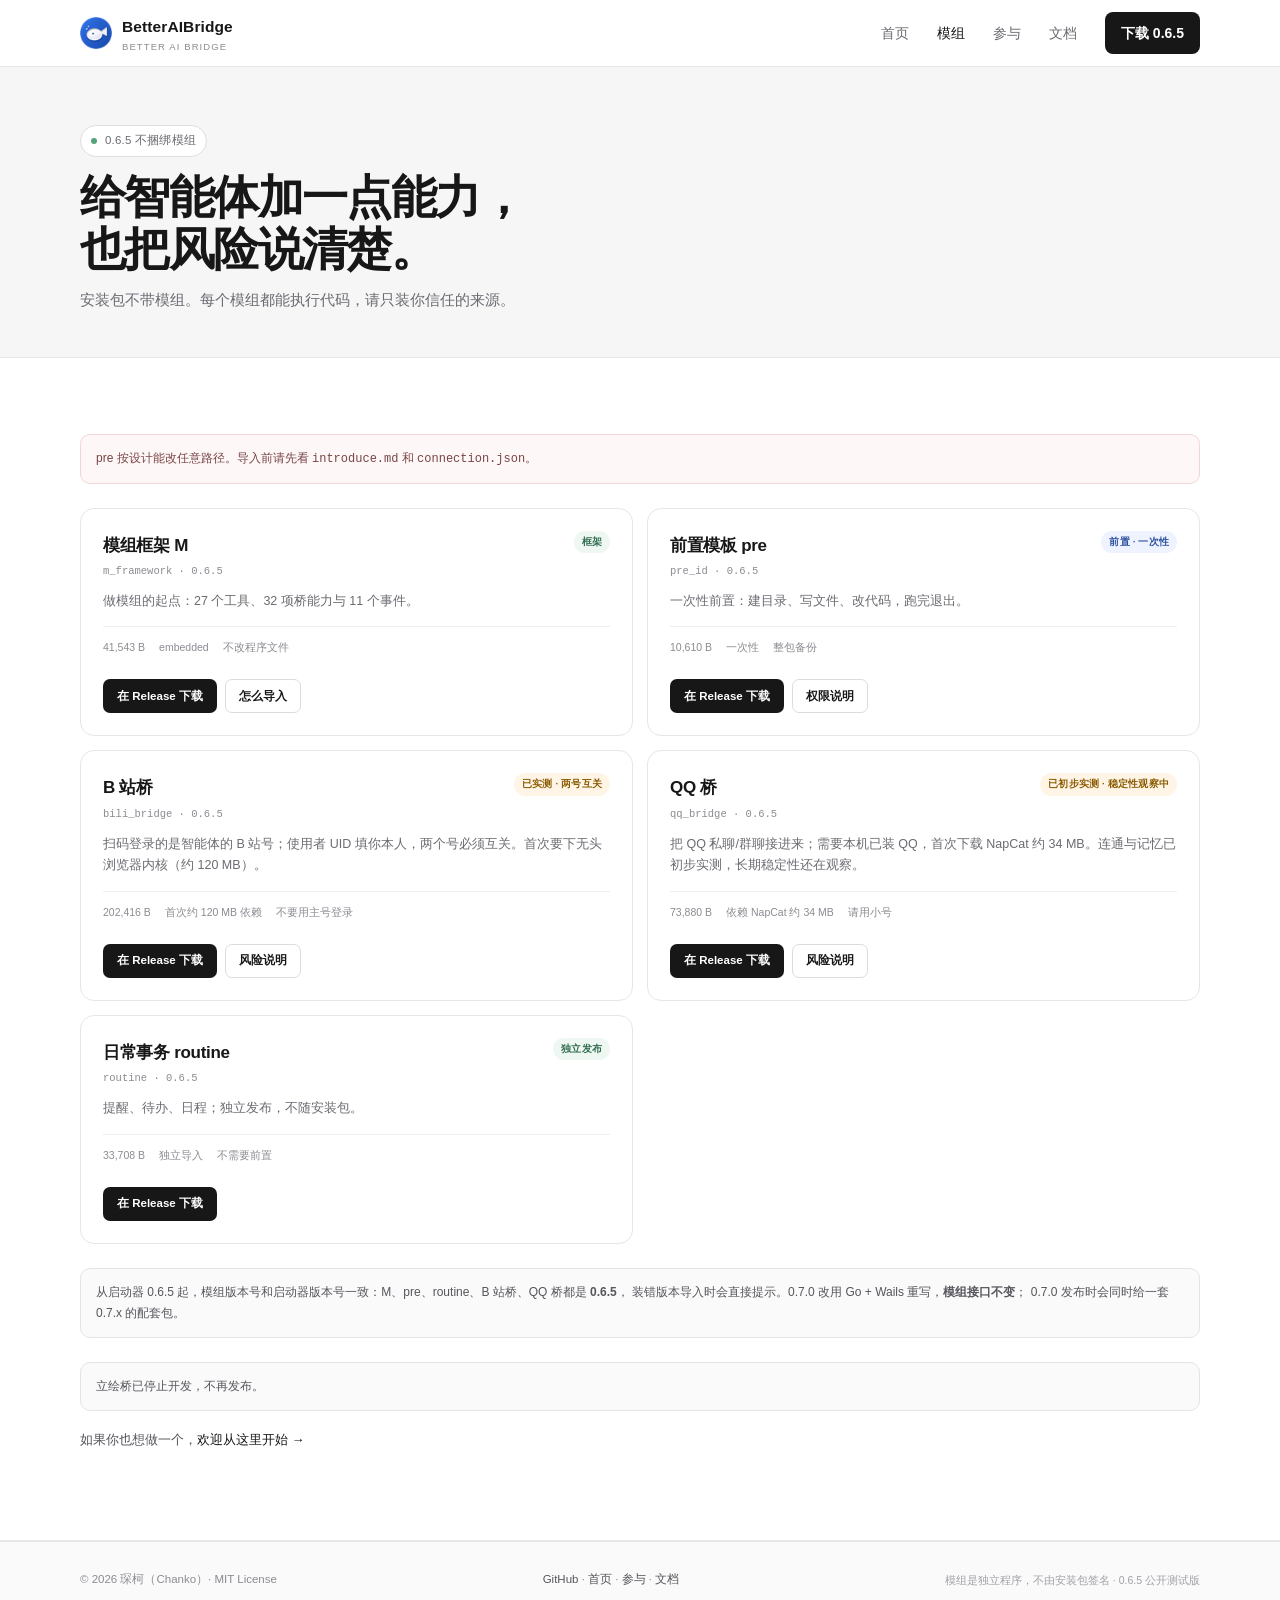
<file: docs/modules.html>
<!doctype html>
<html lang="zh-CN">
<head>
  <meta charset="utf-8">
  <meta name="viewport" content="width=device-width, initial-scale=1">
  <title>模组 —— BetterAIBridge</title>
  <meta name="description" content="BetterAIBridge 模组目录：M 框架、pre 前置模板、B 站桥、QQ 桥。模组不随安装包，按需导入。">
  <link rel="icon" href="assets/bab-64.png">
  <link rel="stylesheet" href="style.css">
</head>
<body>

<nav class="nav" aria-label="主导航">
  <div class="wrap nav-inner">
    <a class="brand" href="index.html">
      <img src="assets/bab-40.png" alt="">
      <span>BetterAIBridge<small>BETTER AI BRIDGE</small></span>
    </a>
    <div class="nav-links">
      <a href="index.html">首页</a>
      <a href="modules.html" aria-current="page">模组</a>
      <a href="developers.html">参与</a>
      <a href="docs.html">文档</a>
      <a class="nav-cta" href="https://github.com/Chanko-bab/BetterAIBridge/releases/latest">下载 0.6.5</a>
    </div>
  </div>
</nav>

<header class="page-hero">
  <div class="wrap">
    <span class="eyebrow"><span class="dot"></span> 0.6.5 不捆绑模组</span>
    <h1>给智能体加一点能力，<br>也把风险说清楚。</h1>
    <p>
      安装包不带模组。每个模组都能执行代码，请只装你信任的来源。
    </p>
  </div>
</header>

<main class="section">
  <div class="wrap">
    <div class="callout red" style="margin:0 0 24px;">
      pre 按设计能改任意路径。导入前请先看 <code>introduce.md</code> 和 <code>connection.json</code>。
    </div>

    <div class="module-grid">
      <article class="module-card">
        <div class="module-top">
          <div>
            <h3>模组框架 M</h3>
            <div class="id">m_framework · 0.6.5</div>
          </div>
          <span class="badge ok">框架</span>
        </div>
        <p>做模组的起点：27 个工具、32 项桥能力与 11 个事件。</p>
        <div class="module-meta"><span>41,543 B</span><span>embedded</span><span>不改程序文件</span></div>
        <div class="module-actions">
          <a class="btn btn-primary" href="https://github.com/Chanko-bab/BetterAIBridge/releases/latest">在 Release 下载</a>
          <a class="btn btn-line" href="docs.html#modules">怎么导入</a>
        </div>
      </article>

      <article class="module-card">
        <div class="module-top">
          <div>
            <h3>前置模板 pre</h3>
            <div class="id">pre_id · 0.6.5</div>
          </div>
          <span class="badge pre">前置 · 一次性</span>
        </div>
        <p>一次性前置：建目录、写文件、改代码，跑完退出。</p>
        <div class="module-meta"><span>10,610 B</span><span>一次性</span><span>整包备份</span></div>
        <div class="module-actions">
          <a class="btn btn-primary" href="https://github.com/Chanko-bab/BetterAIBridge/releases/latest">在 Release 下载</a>
          <a class="btn btn-line" href="docs.html#modules">权限说明</a>
        </div>
      </article>

      <article class="module-card">
        <div class="module-top">
          <div>
            <h3>B 站桥</h3>
            <div class="id">bili_bridge · 0.6.5</div>
          </div>
          <span class="badge beta">已实测 · 两号互关</span>
        </div>
        <p>扫码登录的是智能体的 B 站号；使用者 UID 填你本人，两个号必须互关。首次要下无头浏览器内核（约 120 MB）。</p>
        <div class="module-meta"><span>202,416 B</span><span>首次约 120 MB 依赖</span><span>不要用主号登录</span></div>
        <div class="module-actions">
          <a class="btn btn-primary" href="https://github.com/Chanko-bab/BetterAIBridge/releases/latest">在 Release 下载</a>
          <a class="btn btn-line" href="docs.html#modules">风险说明</a>
        </div>
      </article>

      <article class="module-card">
        <div class="module-top">
          <div>
            <h3>QQ 桥</h3>
            <div class="id">qq_bridge · 0.6.5</div>
          </div>
          <span class="badge beta">已初步实测 · 稳定性观察中</span>
        </div>
        <p>把 QQ 私聊/群聊接进来；需要本机已装 QQ，首次下载 NapCat 约 34 MB。连通与记忆已初步实测，长期稳定性还在观察。</p>
        <div class="module-meta"><span>73,880 B</span><span>依赖 NapCat 约 34 MB</span><span>请用小号</span></div>
        <div class="module-actions">
          <a class="btn btn-primary" href="https://github.com/Chanko-bab/BetterAIBridge/releases/latest">在 Release 下载</a>
          <a class="btn btn-line" href="docs.html#modules">风险说明</a>
        </div>
      </article>



      <article class="module-card">
        <div class="module-top">
          <div>
            <h3>日常事务 routine</h3>
            <div class="id">routine · 0.6.5</div>
          </div>
          <span class="badge ok">独立发布</span>
        </div>
        <p>提醒、待办、日程；独立发布，不随安装包。</p>
        <div class="module-meta"><span>33,708 B</span><span>独立导入</span><span>不需要前置</span></div>
        <div class="module-actions">
          <a class="btn btn-primary" href="https://github.com/Chanko-bab/BetterAIBridge/releases/latest">在 Release 下载</a>
        </div>
      </article>
    </div>

        <div class="callout" style="margin-top:24px;">
      从启动器 0.6.5 起，模组版本号和启动器版本号一致：M、pre、routine、B 站桥、QQ 桥都是 <strong>0.6.5</strong>，
      装错版本导入时会直接提示。0.7.0 改用 Go + Wails 重写，<strong>模组接口不变</strong>；
      0.7.0 发布时会同时给一套 0.7.x 的配套包。
    </div>

    <div class="callout" style="margin-top:24px;">
      立绘桥已停止开发，不再发布。
    </div>
    <p style="margin-top:18px;font-size:13px;color:#55555c;">
      如果你也想做一个，<a href="developers.html">欢迎从这里开始 →</a>
    </p>
  </div>
</main>

<footer class="footer">
  <div class="wrap footer-inner">
    <span>© 2026 琛柯（Chanko）· MIT License</span>
    <span>
      <a href="https://github.com/Chanko-bab/BetterAIBridge">GitHub</a> ·
      <a href="index.html">首页</a> ·
      <a href="developers.html">参与</a> ·
      <a href="docs.html">文档</a>
    </span>
    <span class="fine">模组是独立程序，不由安装包签名 · 0.6.5 公开测试版</span>
  </div>
</footer>

</body>
</html>
</file>
<file: docs/style.css>
/* BetterAIBridge 项目站 —— 纯静态，无构建、无外部依赖 */
:root {
  --ink: #171717;
  --ink-soft: #333338;
  --muted: #6b6b72;
  --faint: #8b8b92;
  --line: #e6e6e9;
  --line-soft: #efeff1;
  --paper: #f6f6f7;
  --white: #ffffff;
  --blue: #2f6bff;
  --blue-weak: #eef3ff;
  --radius: 14px;
  --wrap: 1120px;
  --shadow: 0 16px 44px rgba(20, 20, 24, 0.08);
}

* { box-sizing: border-box; }
html { scroll-behavior: smooth; }
html, body { overflow-x: clip; }
body {
  margin: 0;
  color: var(--ink);
  background: var(--paper);
  font-family: "Segoe UI", "Microsoft YaHei", "PingFang SC", "Noto Sans SC", sans-serif;
  font-size: 15.5px;
  line-height: 1.72;
  -webkit-font-smoothing: antialiased;
}
img { max-width: 100%; display: block; }
a { color: var(--ink); text-decoration: none; }
a:hover { color: var(--blue); }
.wrap { width: min(var(--wrap), calc(100% - 48px)); margin: 0 auto; }

/* 顶部导航 */
.nav {
  position: sticky; top: 0; z-index: 50;
  background: rgba(255, 255, 255, 0.92);
  border-bottom: 1px solid var(--line);
  backdrop-filter: blur(12px);
}
.nav-inner {
  display: flex; align-items: center; justify-content: space-between;
  gap: 24px; height: 66px;
}
.brand {
  display: inline-flex; align-items: center; gap: 10px;
  color: var(--ink); font-weight: 700; letter-spacing: .1px;
  min-width: 0;
}
.brand img { width: 32px; height: 32px; border-radius: 8px; }
.brand small {
  display: block; font-size: 9.5px; font-weight: 500;
  color: var(--faint); letter-spacing: 1.1px; line-height: 1.2;
}
.nav-links { display: flex; align-items: center; gap: 28px; }
.nav-links a { color: var(--muted); font-size: 14px; }
.nav-links a:hover, .nav-links a[aria-current="page"] { color: var(--ink); }
.nav-cta {
  display: inline-flex; align-items: center; gap: 7px;
  padding: 9px 16px; border-radius: 8px;
  background: var(--ink); color: #fff !important;
  font-size: 13px; font-weight: 600;
}
.nav-cta:hover { background: #000; }

/* 首屏 */
.hero { background: var(--paper); border-bottom: 1px solid var(--line); }
.hero-inner {
  display: grid; grid-template-columns: 1.02fr .98fr;
  gap: 64px; align-items: center;
  padding: 82px 0 78px;
}
.hero-inner > *, .win-body > * { min-width: 0; }
.eyebrow {
  display: inline-flex; align-items: center; gap: 8px;
  padding: 5px 10px; border-radius: 999px;
  border: 1px solid #dedee2; background: #fff;
  color: var(--muted); font-size: 11.5px; letter-spacing: .2px;
}
.eyebrow .dot {
  width: 6px; height: 6px; border-radius: 50%;
  background: #54a37a;
}
h1 {
  margin: 22px 0 18px;
  max-width: 620px;
  font-size: clamp(36px, 4vw, 54px);
  line-height: 1.14; letter-spacing: -1.6px; font-weight: 700;
}
h1 span { color: var(--muted); }
.lead {
  margin: 0; max-width: 560px;
  color: var(--muted);
  font-size: 16.5px; line-height: 1.9;
  text-wrap: pretty;
}
.lead-label { color: var(--ink); font-weight: 700; }
.cta-row { display: flex; flex-wrap: wrap; gap: 10px; margin-top: 28px; }
.btn {
  display: inline-flex; align-items: center; justify-content: center; gap: 7px;
  min-height: 42px; padding: 0 18px; border-radius: 8px;
  border: 1px solid transparent; font-size: 13.5px; font-weight: 600;
  cursor: pointer; white-space: nowrap;
}
.btn-primary { background: var(--ink); color: #fff; }
.btn-primary:hover { background: #000; color: #fff; }
.btn-ghost { border-color: #d6d6da; background: #fff; color: var(--ink); }
.btn-ghost:hover { border-color: #bdbdc3; background: #fbfbfc; }
.hero-note {
  display: flex; flex-wrap: wrap; gap: 8px 16px;
  margin-top: 20px; color: var(--faint); font-size: 11.5px;
}
.hero-note span { display: inline-flex; align-items: center; gap: 6px; }
.hero-note i { width: 3px; height: 3px; border-radius: 50%; background: currentColor; }

/* 首屏里的应用窗口 */
.app-window {
  position: relative; width: 100%; min-width: 0;
  border-radius: 14px; overflow: hidden;
  background: #fff; border: 1px solid #dedee2;
  box-shadow: var(--shadow);
}
.win-bar {
  display: flex; align-items: center; gap: 6px;
  height: 32px; padding: 0 12px;
  background: #fbfbfc; border-bottom: 1px solid var(--line-soft);
}
.win-dot { width: 7px; height: 7px; border-radius: 50%; background: #dcdce0; }
.win-title { margin-left: 8px; color: #9a9aa1; font-size: 10.5px; letter-spacing: .2px; }
.win-body {
  display: grid; grid-template-columns: 68px minmax(0, 1fr) 168px;
  min-height: 360px; background: #fff;
}
.win-side { background: #fafafa; border-right: 1px solid var(--line-soft); padding: 12px 8px; }
.win-avatar { width: 36px; height: 36px; border-radius: 10px; margin: 2px auto 14px; }
.win-nav { display: grid; gap: 9px; color: #8c8c93; font-size: 10px; text-align: center; }
.win-nav span { padding: 3px 2px; border-radius: 5px; }
.win-nav .on { background: #ededf0; color: #202024; }
.win-main { padding: 12px 14px; display: flex; flex-direction: column; gap: 9px; }
.win-head {
  display: flex; align-items: center; justify-content: space-between;
  color: #333338; font-size: 12px; font-weight: 600;
}
.win-status { color: #7d7d84; font-size: 10px; font-weight: 500; }
.win-status b {
  display: inline-block; width: 5px; height: 5px; border-radius: 50%;
  background: #54a37a; margin-right: 5px; vertical-align: 1px;
}
.chat-line { display: flex; }
.chat-line.right { justify-content: flex-end; }
.bubble {
  max-width: 86%; padding: 8px 10px 7px;
  border-radius: 10px; background: #f4f4f5;
  color: #2a2a2e; font-size: 10.5px; line-height: 1.55;
}
.chat-line.right .bubble { background: #e8e8eb; }
.bubble .time { display: block; margin-top: 4px; color: #a0a0a7; font-size: 8.5px; }
.win-input {
  margin-top: auto; display: flex; align-items: center; justify-content: space-between;
  gap: 8px; min-height: 31px; padding: 0 8px 0 10px;
  border: 1px solid #dedee2; border-radius: 7px;
  color: #a0a0a7; font-size: 9.5px;
}
.win-input .send {
  padding: 3px 8px; border-radius: 5px;
  background: #1b1b1e; color: #fff; font-size: 9px;
}
.win-nanny { background: #fafafa; border-left: 1px solid var(--line-soft); padding: 12px 10px; }
.win-nanny h4 { margin: 0 0 9px; color: #333338; font-size: 10.5px; font-weight: 600; }
.nanny-item {
  padding: 7px 8px; margin-bottom: 7px;
  border: 1px solid #e8e8eb; border-radius: 7px;
  background: #fff; color: #5c5c63; font-size: 9px; line-height: 1.5;
}
.nanny-item b { display: block; margin-bottom: 2px; color: #2f2f33; font-weight: 600; }
.nanny-muted { color: #a2a2a8; font-size: 8.5px; }

/* 引语 */
.quote-band {
  padding: 52px 0;
  background: #f2f2f4; border-bottom: 1px solid var(--line);
}
.quote-band blockquote {
  max-width: 820px; margin: 0 auto; text-align: center;
  font-size: clamp(19px, 2.1vw, 25px); line-height: 1.6;
  letter-spacing: -.4px; font-weight: 600;
}
.quote-band small {
  display: block; margin-top: 12px; text-align: center;
  color: var(--faint); font-size: 11.5px; letter-spacing: .4px;
}

/* 通用区块 */
.section { padding: 76px 0; background: #fff; border-bottom: 1px solid var(--line); }
.section.tight { padding: 62px 0; }
.section-head { max-width: 700px; margin-bottom: 34px; }
.kicker {
  color: var(--faint); font-size: 11px; font-weight: 600;
  letter-spacing: 1.4px; text-transform: uppercase;
}
h2 {
  margin: 10px 0 14px;
  font-size: clamp(26px, 3vw, 34px);
  line-height: 1.25; letter-spacing: -1px; font-weight: 700;
}
.section-head p { margin: 0; color: var(--muted); font-size: 14.5px; }
.grid-3 { display: grid; grid-template-columns: repeat(3, 1fr); gap: 14px; }
.grid-2 { display: grid; grid-template-columns: repeat(2, 1fr); gap: 14px; }

/* 特性卡 */
.card {
  padding: 22px 20px;
  background: #fff; border: 1px solid var(--line);
  border-radius: var(--radius);
}
.card .icon {
  display: grid; place-items: center;
  width: 32px; height: 32px; margin-bottom: 14px;
  border-radius: 9px; background: #f3f3f5; color: #4a4a50;
  font-size: 13px; font-weight: 700;
}
.card h3 { margin: 0 0 7px; font-size: 15.5px; letter-spacing: -.2px; }
.card p { margin: 0; color: var(--muted); font-size: 12.5px; line-height: 1.8; }
.card .tagline { display: block; margin-top: 12px; color: var(--faint); font-size: 10.5px; }

/* 安装步骤 */
.steps { display: grid; grid-template-columns: repeat(4, 1fr); gap: 12px; counter-reset: step; }
.step {
  position: relative; padding: 20px 16px;
  background: #fff; border: 1px solid var(--line); border-radius: 12px;
}
.step::before {
  counter-increment: step; content: "0" counter(step);
  display: block; margin-bottom: 8px;
  color: var(--faint); font-size: 10px; font-weight: 700; letter-spacing: 1px;
}
.step h3 { margin: 0 0 5px; font-size: 13px; }
.step p { margin: 0; color: var(--muted); font-size: 11.5px; line-height: 1.7; }

/* 规格/提示 */
.specs {
  display: grid; grid-template-columns: repeat(3, 1fr); gap: 1px;
  overflow: hidden; border: 1px solid var(--line); border-radius: 12px;
  background: var(--line);
}
.spec { padding: 15px 17px; background: #fff; }
.spec b { display: block; margin-bottom: 3px; font-size: 12px; }
.spec span { color: var(--muted); font-size: 11.5px; }
.callout {
  margin-top: 16px; padding: 13px 15px; border-radius: 10px;
  border: 1px solid #e4e4e7; background: #fafafa;
  color: #55555c; font-size: 12px; line-height: 1.75;
}
.callout.red { border-color: #f0d6d6; background: #fdf7f7; color: #7a4545; }

/* 模组页 */
.page-hero {
  padding: 58px 0 44px;
  background: var(--paper); border-bottom: 1px solid var(--line);
}
.page-hero h1 { margin: 14px 0 12px; max-width: 760px; font-size: clamp(32px, 4vw, 46px); }
.page-hero p { max-width: 680px; margin: 0; color: var(--muted); font-size: 14.5px; }
.module-grid { display: grid; grid-template-columns: repeat(2, 1fr); gap: 14px; }
.module-card {
  display: flex; flex-direction: column;
  padding: 22px; background: #fff; border: 1px solid var(--line);
  border-radius: var(--radius);
}
.module-top { display: flex; align-items: flex-start; justify-content: space-between; gap: 12px; }
.module-card h3 { margin: 0 0 2px; font-size: 17px; letter-spacing: -.3px; }
.module-card .id { color: var(--faint); font-size: 10.5px; font-family: Consolas, monospace; }
.badge {
  flex: none; padding: 3px 8px; border-radius: 999px;
  font-size: 9.5px; font-weight: 600; letter-spacing: .2px;
}
.badge.ok { color: #2f6b4f; background: #eef7f1; }
.badge.beta { color: #8a5a00; background: #fff5e6; }
.badge.shelf { color: #6f6f76; background: #f1f1f3; }
.badge.pre { color: #2b4f9e; background: #eef3ff; }
.module-card p { margin: 11px 0 14px; color: var(--muted); font-size: 12.5px; }
.module-meta {
  display: flex; flex-wrap: wrap; gap: 7px 14px;
  padding: 11px 0; margin-top: auto; border-top: 1px solid var(--line-soft);
  color: var(--faint); font-size: 10.5px;
}
.module-actions { display: flex; gap: 8px; margin-top: 12px; }
.module-actions .btn { min-height: 34px; padding: 0 13px; font-size: 11.5px; border-radius: 7px; }
.btn-line { color: var(--ink); border-color: #dcdce0; background: #fff; }
.btn-line:hover { border-color: #c4c4c9; background: #fbfbfc; }

/* 文档页 */
.docs-layout {
  display: grid; grid-template-columns: 210px 1fr; gap: 44px;
  padding: 52px 0 84px; align-items: start;
}
.toc {
  position: sticky; top: 88px;
  padding: 16px; border: 1px solid var(--line); border-radius: 12px;
  background: #fff;
}
.toc b { display: block; margin-bottom: 8px; font-size: 10.5px; letter-spacing: 1.2px; color: var(--faint); }
.toc a {
  display: block; padding: 6px 0; color: #5c5c63;
  font-size: 12px; border-bottom: 1px dashed var(--line-soft);
}
.toc a:last-child { border-bottom: 0; }
.toc a:hover { color: var(--blue); }
.doc-body { min-width: 0; }
.doc-section {
  padding: 26px 28px; margin-bottom: 14px;
  background: #fff; border: 1px solid var(--line); border-radius: 12px;
  scroll-margin-top: 92px;
}
.doc-section h2 { margin: 0 0 12px; font-size: 21px; letter-spacing: -.4px; }
.doc-section h3 { margin: 20px 0 7px; font-size: 14px; }
.doc-section p, .doc-section li { color: #55555c; font-size: 13px; }
.doc-section ul, .doc-section ol { margin: 8px 0; padding-left: 20px; }
.doc-section li { margin: 5px 0; }
.doc-section code {
  padding: 1px 5px; border-radius: 4px;
  background: #f4f4f5; color: #333338;
  font-family: Consolas, "SFMono-Regular", monospace; font-size: 11.5px;
}
.doc-section pre {
  overflow: auto; padding: 13px 15px; border-radius: 8px;
  border: 1px solid var(--line-soft); background: #fafafa;
  color: #3a3a40; font-size: 11.5px; line-height: 1.7;
}
.doc-section pre code { background: transparent; color: inherit; padding: 0; }

/* 开发者页 */
.dev-grid { display: grid; grid-template-columns: 1fr 1fr; gap: 14px; }
.dev-card {
  padding: 22px 22px 20px; background: #fff;
  border: 1px solid var(--line); border-radius: 12px;
}
.dev-card h3 { margin: 0 0 8px; font-size: 16px; letter-spacing: -.2px; }
.dev-card p { margin: 0; color: #55555c; font-size: 13px; line-height: 1.85; }
.dev-card ol, .dev-card ul { margin: 8px 0 0; padding-left: 18px; color: #55555c; font-size: 12.5px; line-height: 1.8; }
.dev-num { display: inline-block; margin-bottom: 10px; color: var(--faint); font-size: 11px; font-weight: 700; letter-spacing: 1.2px; }
.dev-badge {
  display: inline-flex; align-items: center; gap: 5px;
  padding: 3px 8px; border-radius: 999px;
  background: #f1f1f3; color: #3d3d43; font-size: 11px; font-weight: 600;
}
.dev-badge.anon { color: #77777e; border: 1px dashed #d7d7db; background: transparent; }
.identity-row { display: flex; flex-wrap: wrap; gap: 8px; margin: 10px 0 8px; }
.table-wrap { overflow-x: auto; border: 1px solid var(--line); border-radius: 12px; background: #fff; }
.rights { width: 100%; border-collapse: collapse; min-width: 620px; }
.rights th, .rights td { padding: 12px 14px; border-bottom: 1px solid var(--line-soft); text-align: left; font-size: 12.5px; color: #55555c; vertical-align: top; }
.rights th { color: var(--faint); font-size: 10.5px; font-weight: 600; letter-spacing: .8px; background: #fbfbfc; }
.rights tr:last-child td { border-bottom: 0; }
.rights td:first-child { color: var(--ink); font-weight: 600; }
.dev-note { margin-top: 12px; color: var(--faint); font-size: 11.5px; line-height: 1.8; }

/* 页脚 */
.footer {
  padding: 28px 0 34px; color: var(--faint);
  background: #fafafa; border-top: 1px solid var(--line);
}
.footer-inner {
  display: flex; flex-wrap: wrap; align-items: center; justify-content: space-between;
  gap: 12px; font-size: 11.5px;
}
.footer a { color: #55555c; }
.footer a:hover { color: var(--ink); }
.footer .fine { color: #a0a0a7; font-size: 10.5px; }

/* 小屏 */
@media (max-width: 980px) {
  .hero-inner { grid-template-columns: 1fr; gap: 38px; padding: 62px 0 66px; }
  .app-window { max-width: 640px; }
  .grid-3 { grid-template-columns: 1fr 1fr; }
  .steps { grid-template-columns: 1fr 1fr; }
  .module-grid { grid-template-columns: 1fr; }
  .dev-grid { grid-template-columns: 1fr; }
  .docs-layout { grid-template-columns: 1fr; gap: 20px; }
  .toc { position: static; display: grid; grid-template-columns: 1fr 1fr; gap: 0 16px; }
  .toc b { grid-column: 1 / -1; }
}
@media (max-width: 680px) {
  .wrap { width: calc(100% - 32px); }
  .nav-inner { gap: 12px; height: 62px; }
  .nav-links { gap: 8px; }
  .nav-links a:not(.nav-cta) { display: none; }
  .nav-cta { padding: 8px 12px; font-size: 12px; }
  .brand { gap: 8px; }
  .brand span { font-size: 14px; overflow: hidden; text-overflow: ellipsis; white-space: nowrap; }
  .brand small { font-size: 9.5px; letter-spacing: .8px; }
  .hero-inner { padding: 46px 0 52px; }
  h1 { font-size: clamp(32px, 8.6vw, 40px); letter-spacing: -1.1px; }
  .lead { font-size: 15px; }
  .grid-3, .grid-2, .steps, .specs { grid-template-columns: 1fr; }
  .module-actions { flex-wrap: wrap; }
  .doc-section { padding: 20px 18px; }
  .win-body { grid-template-columns: 56px minmax(0, 1fr); }
  .win-nanny { display: none; }
  .section { padding: 54px 0; }
}
@media (prefers-reduced-motion: reduce) {
  html { scroll-behavior: auto; }
  .btn { transition: none; }
}
</file>
